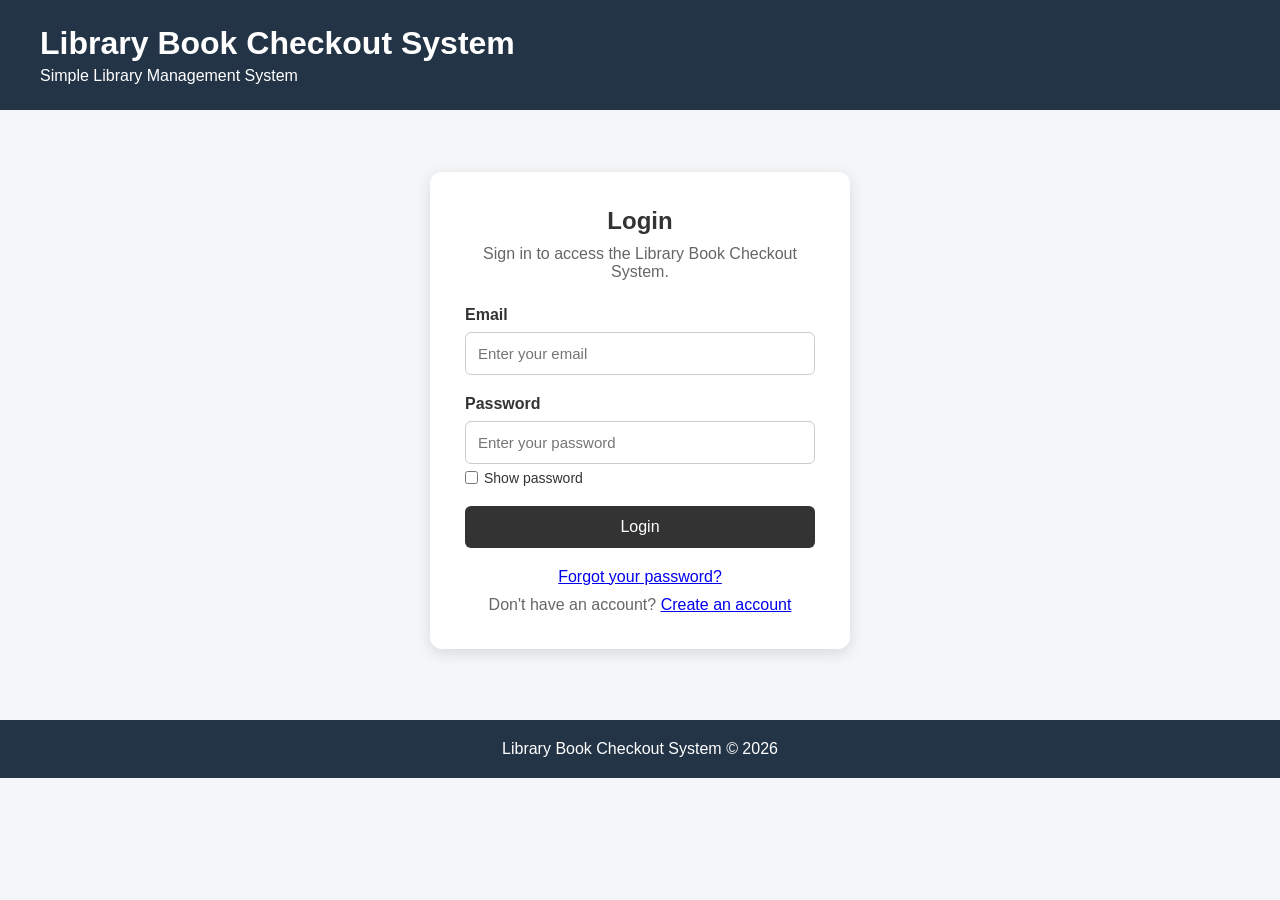
<file: library-book-checkout1/index.html>
<!DOCTYPE html>
<html lang="en">

<head>

    <meta charset="UTF-8">
    <meta http-equiv="Content-Security-Policy" content="default-src 'self'; script-src 'self'; style-src 'self' 'unsafe-inline'; img-src 'self' data:; font-src 'self'; connect-src 'self'; object-src 'none'; base-uri 'self'; form-action 'self'">
    <meta name="referrer" content="no-referrer">
    <meta name="viewport" content="width=device-width, initial-scale=1.0">

    <title>Library Book Checkout System</title>

    <link rel="stylesheet" href="style.css">

</head>

<body>

    <!-- ========================================
         LOGIN CHECK
         ======================================== -->

    <script src="js/security.js" data-guard></script>


    <!-- ========================================
         HEADER
         ======================================== -->

    <header>

        <div class="header-content">

            <h1>
                Library Book Checkout System
            </h1>

            <p>
                Simple Library Management System
            </p>

        </div>

    </header>


    <!-- ========================================
         NAVIGATION
         ======================================== -->

    <nav>

        <a href="index.html" class="active">
            Dashboard
        </a>

        <a href="pages/books.html">
            Books
        </a>

        <a href="pages/checkout.html">
            Checkout
        </a>

        <a href="pages/return.html">
            Return
        </a>

        <a href="pages/users.html">
            Users
        </a>

        <button
            type="button"
            id="logoutButton">
            Logout
        </button>

    </nav>


    <!-- ========================================
         MAIN CONTENT
         ======================================== -->

    <main class="container">


        <!-- ========================================
             WELCOME SECTION
             ======================================== -->

        <section class="welcome">

            <h2>
                Library Dashboard
            </h2>

            <p>
                Welcome to the Library Book Checkout System.
            </p>

        </section>


        <!-- ========================================
             SUMMARY CARDS
             ======================================== -->

        <section class="summary-cards">


            <!-- Total Books -->

            <div class="card">

                <h3>
                    Total Books
                </h3>

                <p id="totalBooks">
                    0
                </p>

            </div>


            <!-- Available Books -->

            <div class="card">

                <h3>
                    Available Books
                </h3>

                <p id="availableBooks">
                    0
                </p>

            </div>


            <!-- Borrowed Books -->

            <div class="card">

                <h3>
                    Borrowed Books
                </h3>

                <p id="borrowedBooks">
                    0
                </p>

            </div>


            <!-- Total Users -->

            <div class="card">

                <h3>
                    Total Users
                </h3>

                <p id="totalUsers">
                    0
                </p>

            </div>


        </section>


        <!-- ========================================
             RECENT CHECKOUTS
             ======================================== -->

        <section class="dashboard-section">

            <h2>
                Recent Checkouts
            </h2>


            <table>

                <thead>

                    <tr>

                        <th>
                            Book
                        </th>

                        <th>
                            User
                        </th>

                        <th>
                            Checkout Date
                        </th>

                        <th>
                            Due Date
                        </th>

                    </tr>

                </thead>


                <tbody id="recentCheckouts">

                </tbody>

            </table>

        </section>


    </main>


    <!-- ========================================
         FOOTER
         ======================================== -->

    <footer>

        <p>
            Library Book Checkout System &copy; 2026
        </p>

    </footer>


    <!-- ========================================
         MAIN JAVASCRIPT
         ======================================== -->

    <script src="script.js"></script>

</body>

</html>
</file>
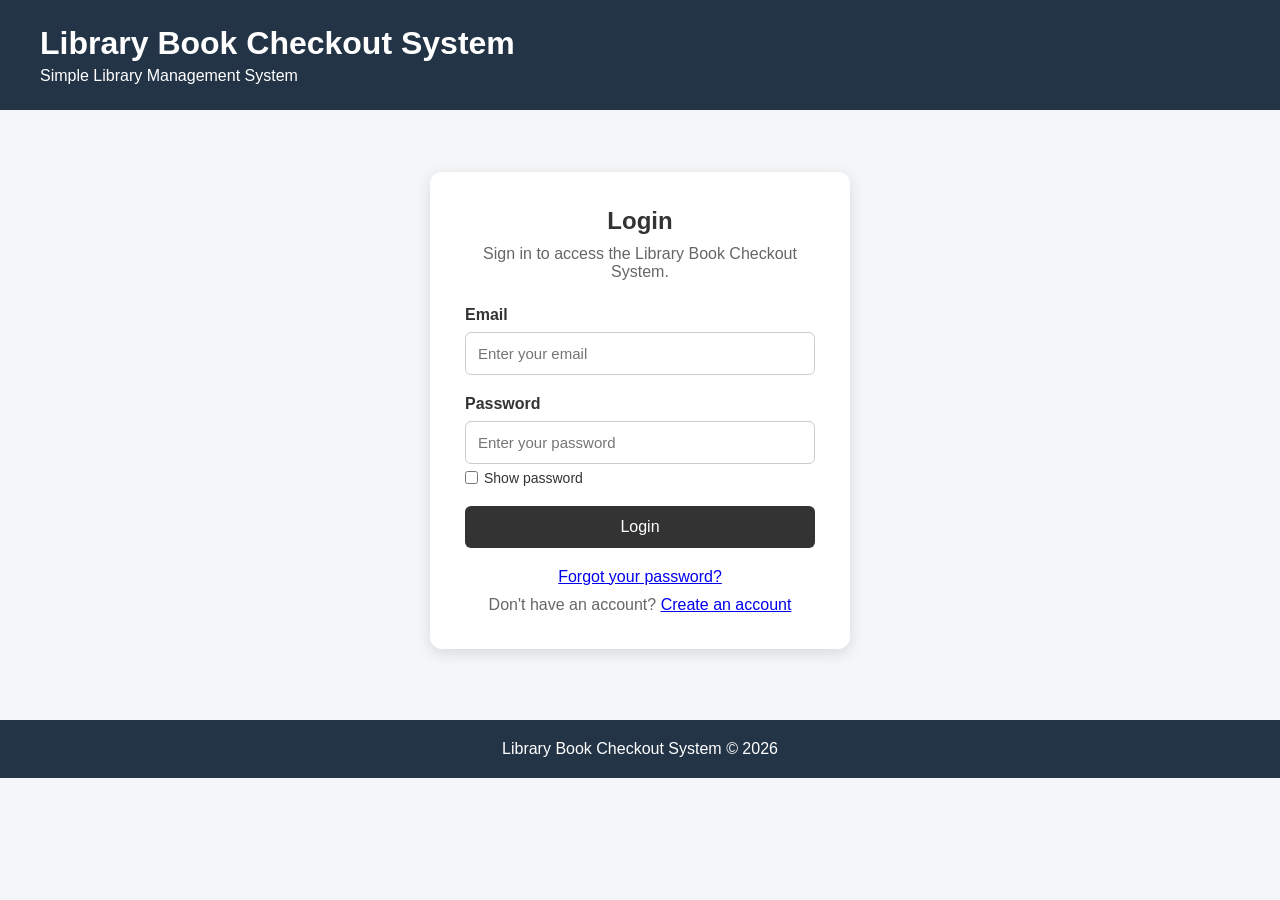
<file: library-book-checkout1/pages/audit-log.html>
<!DOCTYPE html>
<html lang="en">

<head>

    <meta charset="UTF-8">
    <meta http-equiv="Content-Security-Policy" content="default-src 'self'; script-src 'self'; style-src 'self' 'unsafe-inline'; img-src 'self' data:; font-src 'self'; connect-src 'self'; object-src 'none'; base-uri 'self'; form-action 'self'">
    <meta name="referrer" content="no-referrer">
    <meta name="viewport" content="width=device-width, initial-scale=1.0">

    <title>Audit Log - Library System</title>

    <link rel="stylesheet" href="../style.css">

</head>

<body>

    <!-- ========================================
         LOGIN CHECK
         ======================================== -->

    <script src="../js/security.js" data-guard data-roles="Admin"></script>


    <!-- ========================================
         HEADER
         ======================================== -->

    <header>

        <div class="header-content">

            <h1>
                Library Book Checkout System
            </h1>

            <p>
                User Management
            </p>

        </div>

    </header>


    <!-- ========================================
         NAVIGATION
         ======================================== -->

    <nav>

        <a href="../index.html">
            Dashboard
        </a>

        <a href="books.html">
            Books
        </a>

        <a href="checkout.html">
            Checkout
        </a>

        <a href="return.html">
            Return
        </a>

        <a href="users.html">
            Users
        </a>

        <button
            type="button"
            id="logoutButton">
            Logout
        </button>

    </nav>


    <!-- ========================================
         MAIN CONTENT
         ======================================== -->

    <main class="container">

        <section class="welcome">

            <h2>
                Audit Log
            </h2>

            <p>
                Security and transaction history. <span id="auditCount"></span>
            </p>

        </section>


        <!-- ========================================
             USER TABLE
             ======================================== -->

        <section class="dashboard-section">

            <table>

                <thead>
                    <tr>
                        <th>Time</th>
                        <th>User</th>
                        <th>Action</th>
                        <th>Details</th>
                    </tr>
                </thead>


                <tbody id="auditTable">

                </tbody>

            </table>

        </section>

    </main>


    <!-- ========================================
         FOOTER
         ======================================== -->

    <footer>

        <p>
            Library Book Checkout System &copy; 2026
        </p>

    </footer>


    <!-- ========================================
         USERS JAVASCRIPT
         ======================================== -->

    <script src="../js/audit-log.js"></script>

</body>

</html>
</file>
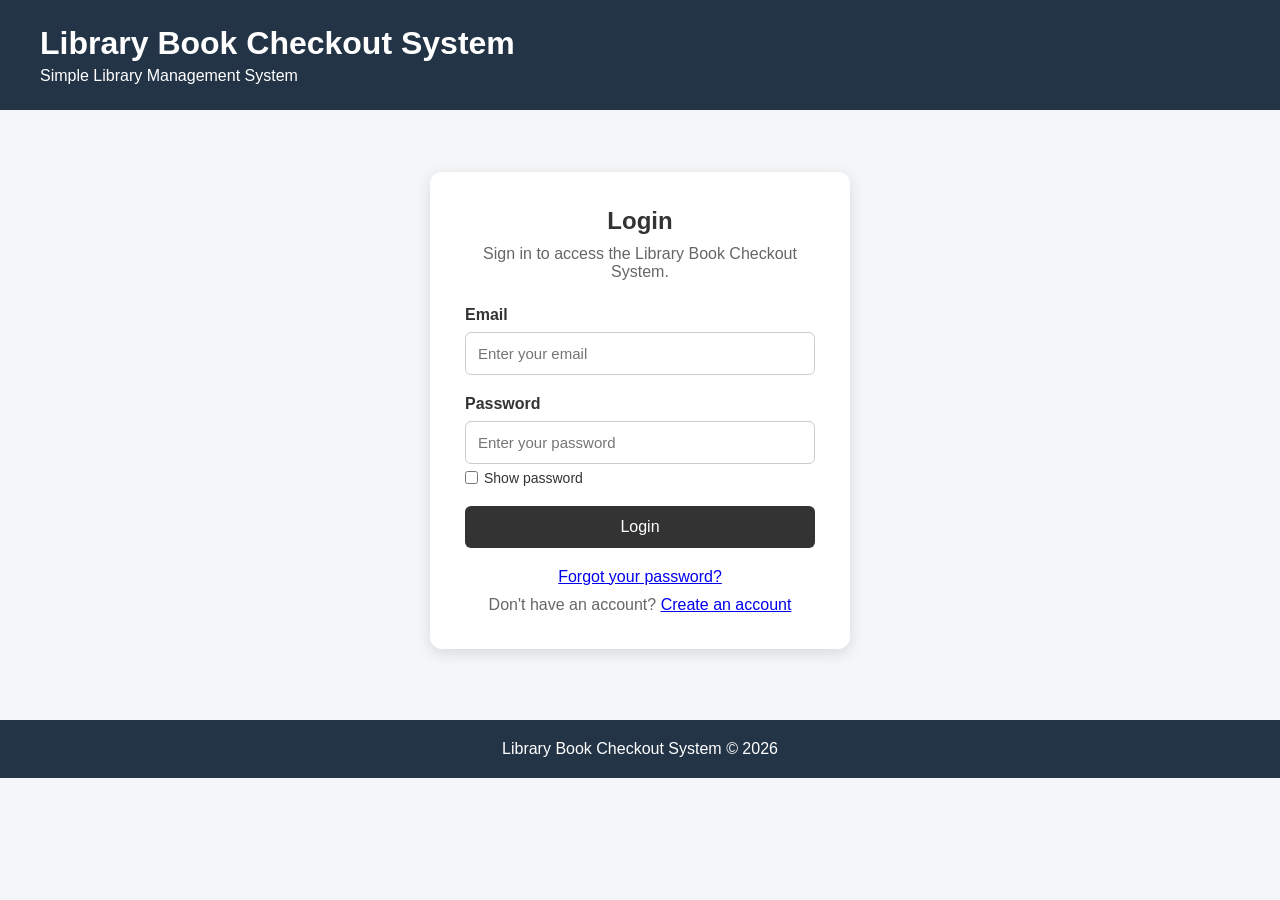
<file: library-book-checkout1/pages/books.html>
<!DOCTYPE html>
<html lang="en">

<head>

    <meta charset="UTF-8">
    <meta http-equiv="Content-Security-Policy" content="default-src 'self'; script-src 'self'; style-src 'self' 'unsafe-inline'; img-src 'self' data:; font-src 'self'; connect-src 'self'; object-src 'none'; base-uri 'self'; form-action 'self'">
    <meta name="referrer" content="no-referrer">
    <meta name="viewport" content="width=device-width, initial-scale=1.0">

    <title>Books - Library System</title>

    <link rel="stylesheet" href="../style.css">

</head>

<body>

    <!-- ========================================
         LOGIN CHECK
         ======================================== -->

    <script src="../js/security.js" data-guard></script>


    <!-- ========================================
         HEADER
         ======================================== -->

    <header>

        <div class="header-content">

            <h1>
                Library Book Checkout System
            </h1>

            <p>
                Book Management
            </p>

        </div>

    </header>


    <!-- ========================================
         NAVIGATION
         ======================================== -->

    <nav>

        <a href="../index.html">
            Dashboard
        </a>

        <a href="books.html" class="active">
            Books
        </a>

        <a href="checkout.html">
            Checkout
        </a>

        <a href="return.html">
            Return
        </a>

        <a href="users.html">
            Users
        </a>

        <button
            type="button"
            id="logoutButton">
            Logout
        </button>

    </nav>


    <!-- ========================================
         MAIN CONTENT
         ======================================== -->

    <main class="container">


        <!-- ========================================
             WELCOME SECTION
             ======================================== -->

        <section class="welcome">

            <h2>
                Books
            </h2>

            <p>
                View and search available library books.
            </p>

        </section>


        <!-- ========================================
             SEARCH BOOK
             ======================================== -->

        <section class="search-box">

            <input
                type="text"
                id="searchBook"
                placeholder="Search by title or author..."
            >

        </section>


        <!-- ========================================
             BOOK TABLE
             ======================================== -->

        <section class="dashboard-section">

            <table>

                <thead>

                    <tr>

                        <th>
                            ID
                        </th>

                        <th>
                            Title
                        </th>

                        <th>
                            Author
                        </th>

                        <th>
                            ISBN
                        </th>

                        <th>
                            Status
                        </th>

                    </tr>

                </thead>


                <tbody id="bookTable">

                </tbody>

            </table>

        </section>


    </main>


    <!-- ========================================
         FOOTER
         ======================================== -->

    <footer>

        <p>
            Library Book Checkout System &copy; 2026
        </p>

    </footer>


    <!-- ========================================
         BOOK JAVASCRIPT
         ======================================== -->

    <script src="../js/books.js"></script>

</body>

</html>
</file>
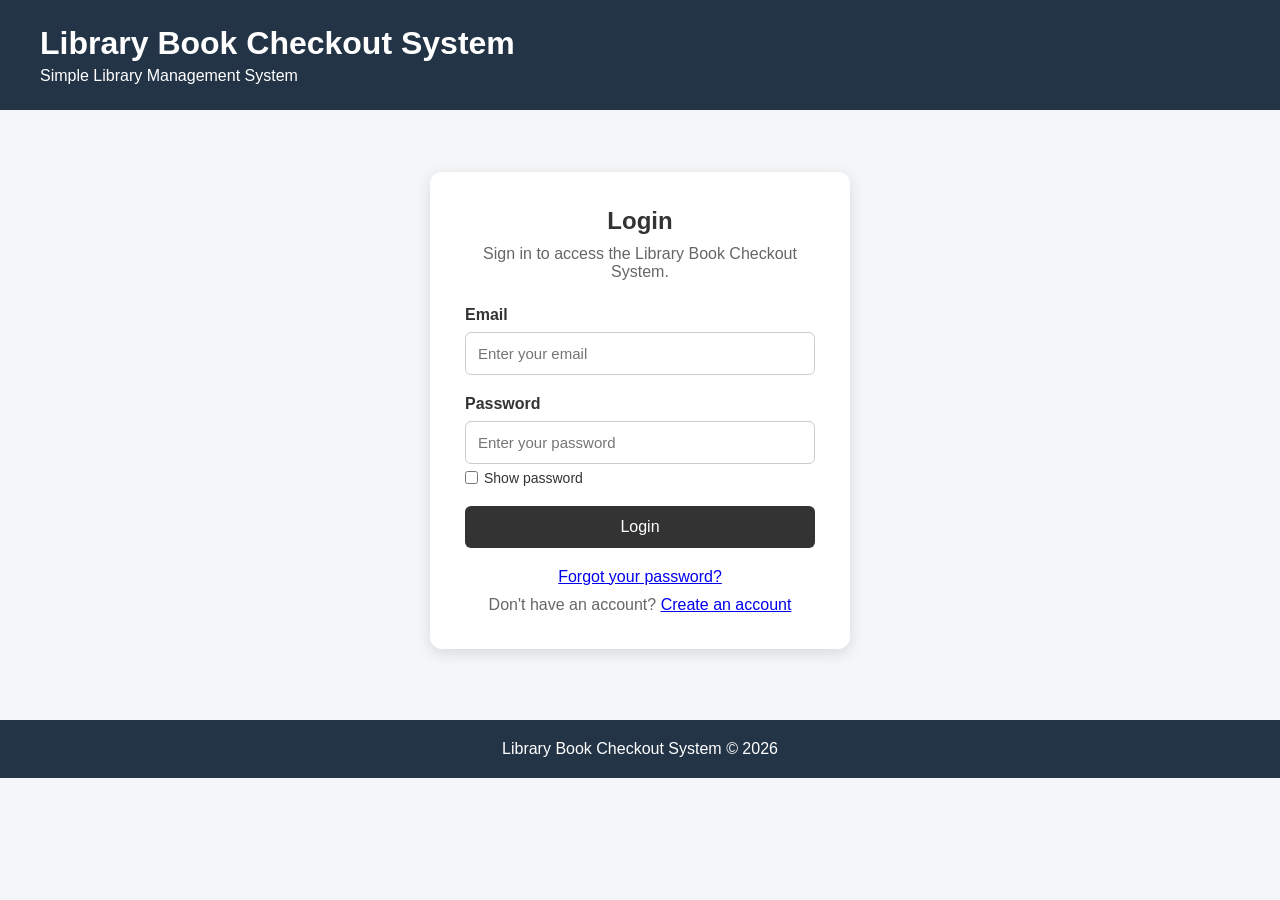
<file: library-book-checkout1/pages/checkout.html>
<!DOCTYPE html>
<html lang="en">

<head>

    <meta charset="UTF-8">
    <meta http-equiv="Content-Security-Policy" content="default-src 'self'; script-src 'self'; style-src 'self' 'unsafe-inline'; img-src 'self' data:; font-src 'self'; connect-src 'self'; object-src 'none'; base-uri 'self'; form-action 'self'">
    <meta name="referrer" content="no-referrer">
    <meta name="viewport" content="width=device-width, initial-scale=1.0">

    <title>Checkout - Library System</title>

    <link rel="stylesheet" href="../style.css">

</head>

<body>

    <!-- ========================================
         LOGIN CHECK
         ======================================== -->

    <script src="../js/security.js" data-guard></script>


    <!-- ========================================
         HEADER
         ======================================== -->

    <header>

        <div class="header-content">

            <h1>
                Library Book Checkout System
            </h1>

            <p>
                Book Checkout
            </p>

        </div>

    </header>


    <!-- ========================================
         NAVIGATION
         ======================================== -->

    <nav>

        <a href="../index.html">
            Dashboard
        </a>

        <a href="books.html">
            Books
        </a>

        <a href="checkout.html" class="active">
            Checkout
        </a>

        <a href="return.html">
            Return
        </a>

        <a href="users.html">
            Users
        </a>

        <button
            type="button"
            id="logoutButton">
            Logout
        </button>

    </nav>


    <!-- ========================================
         MAIN CONTENT
         ======================================== -->

    <main class="container">


        <!-- ========================================
             WELCOME SECTION
             ======================================== -->

        <section class="welcome">

            <h2>
                Checkout Book
            </h2>

            <p>
                Borrow an available book.
            </p>

        </section>


        <!-- ========================================
             CHECKOUT FORM
             ======================================== -->

        <section class="form-container">

            <form id="checkoutForm">


                <!-- Select User -->

                <div class="form-group">

                    <label for="userSelect">
                        Select User
                    </label>

                    <select
                        id="userSelect"
                        required>

                        <option value="">
                            -- Select User --
                        </option>

                    </select>

                </div>


                <!-- Select Book -->

                <div class="form-group">

                    <label for="bookSelect">
                        Select Book
                    </label>

                    <select
                        id="bookSelect"
                        required>

                        <option value="">
                            -- Select Book --
                        </option>

                    </select>

                </div>


                <!-- Checkout Date -->

                <div class="form-group">

                    <label for="checkoutDate">
                        Checkout Date
                    </label>

                    <input
                        type="date"
                        id="checkoutDate"
                        required>

                </div>


                <!-- Due Date -->

                <div class="form-group">

                    <label for="dueDate">
                        Due Date
                    </label>

                    <input
                        type="date"
                        id="dueDate"
                        required>

                </div>


                <!-- Checkout Button -->

                <button
                    type="submit"
                    class="checkout-button">

                    Checkout Book

                </button>

            </form>

        </section>


        <!-- ========================================
             CURRENT CHECKOUTS
             ======================================== -->

        <section class="dashboard-section">

            <h2>
                Current Checkouts
            </h2>

            <table>

                <thead>

                    <tr>

                        <th>
                            Book
                        </th>

                        <th>
                            User
                        </th>

                        <th>
                            Checkout Date
                        </th>

                        <th>
                            Due Date
                        </th>

                    </tr>

                </thead>


                <tbody id="checkoutTable">

                </tbody>

            </table>

        </section>


    </main>


    <!-- ========================================
         FOOTER
         ======================================== -->

    <footer>

        <p>
            Library Book Checkout System &copy; 2026
        </p>

    </footer>


    <!-- ========================================
         CHECKOUT JAVASCRIPT
         ======================================== -->

    <script src="../js/checkout.js"></script>

</body>

</html>
</file>
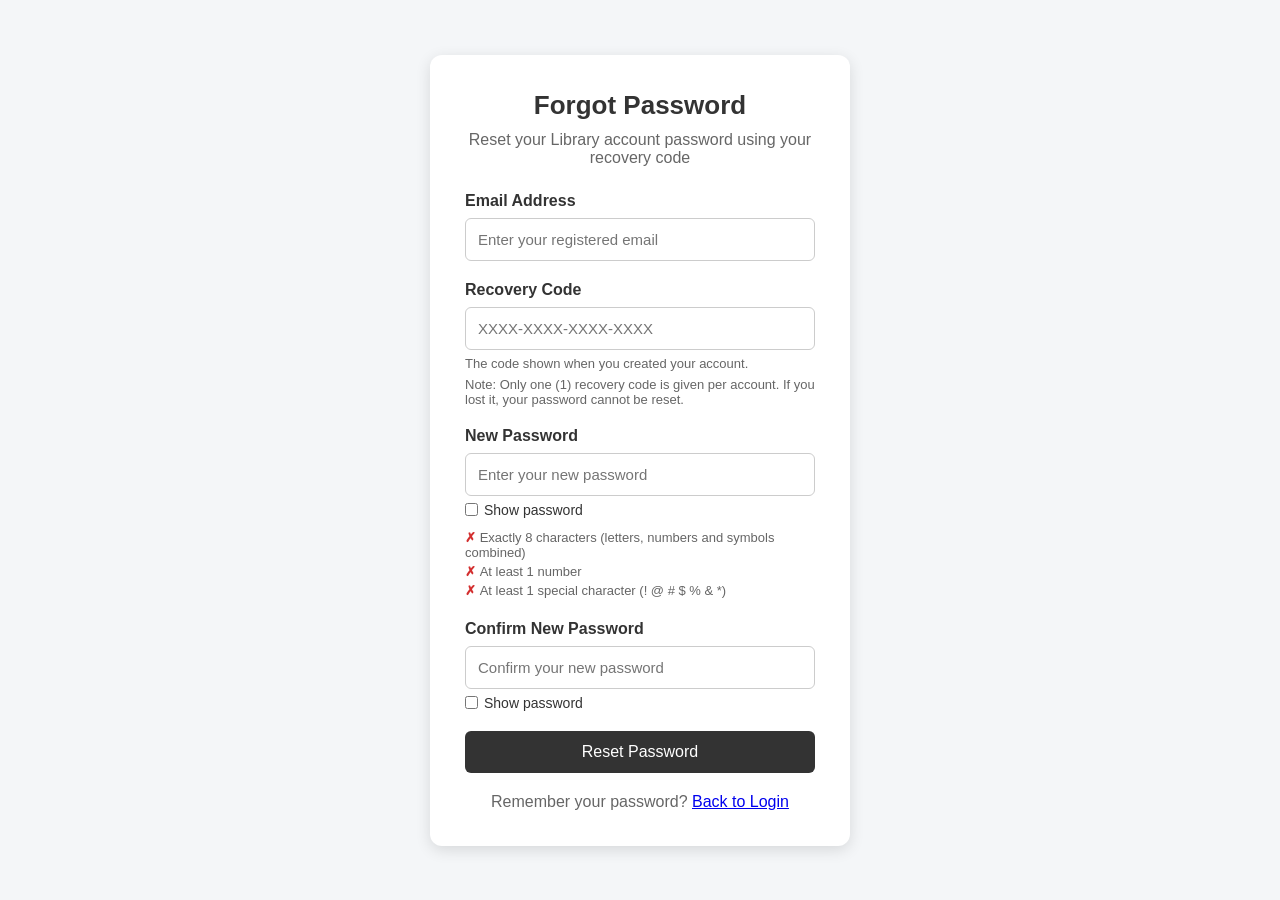
<file: library-book-checkout1/pages/forgot-password.html>
<!DOCTYPE html>
<html lang="en">

<head>
    <meta charset="UTF-8">
    <meta http-equiv="Content-Security-Policy" content="default-src 'self'; script-src 'self'; style-src 'self' 'unsafe-inline'; img-src 'self' data:; font-src 'self'; connect-src 'self'; object-src 'none'; base-uri 'self'; form-action 'self'">
    <meta name="referrer" content="no-referrer">
    <meta name="viewport" content="width=device-width, initial-scale=1.0">

    <title>Forgot Password - Library Book Checkout System</title>

    <link rel="stylesheet" href="../style.css">
    <link rel="stylesheet" href="../assets/css/additional.css">
</head>

<body>

    <div class="login-container">

        <div class="login-box">

            <h1>Forgot Password</h1>

            <p class="login-subtitle">
                Reset your Library account password using your recovery code
            </p>


            <form id="forgotPasswordForm" novalidate>

                                <div class="form-group">
                    <label for="resetEmail">Email Address</label>
                    <input
                        type="email"
                        id="resetEmail"
                        placeholder="Enter your registered email"
                        maxlength="254"
                        autocomplete="username"
                        required
                    >
                </div>

                <div class="form-group">
                    <label for="recoveryCodeInput">Recovery Code</label>
                    <input
                        type="text"
                        id="recoveryCodeInput"
                        placeholder="XXXX-XXXX-XXXX-XXXX"
                        maxlength="24"
                        autocomplete="off"
                        spellcheck="false"
                        required
                    >
                    <small class="field-hint">The code shown when you created your account.</small>
                    <small class="field-hint">
                        Note: Only one (1) recovery code is given per account. If you
                        lost it, your password cannot be reset.
                    </small>
                </div>

                <div class="form-group">
                    <label for="newPassword">New Password</label>
                    <input
                        type="password"
                        id="newPassword"
                        placeholder="Enter your new password"
                        maxlength="8"
                        autocomplete="new-password"
                        required
                    >
                    <ul id="passwordRules" class="password-rules">
                        <li data-rule="length">Exactly 8 characters (letters, numbers and symbols combined)</li>
                        <li data-rule="number">At least 1 number</li>
                        <li data-rule="special">At least 1 special character (! @ # $ % &amp; *)</li>
                    </ul>
                </div>

                <div class="form-group">
                    <label for="confirmPassword">Confirm New Password</label>
                    <input
                        type="password"
                        id="confirmPassword"
                        placeholder="Confirm your new password"
                        maxlength="8"
                        autocomplete="new-password"
                        required
                    >
                </div>

                <p id="forgotMessage" class="login-message" role="alert"></p>

                <button type="submit" class="login-button">
                    Reset Password
                </button>

            </form>


            <!-- SHOWN ONCE, AFTER A SUCCESSFUL RESET -->

            <div id="recoveryBox" class="recovery-box" hidden>

                <h3>Password updated!</h3>

                <p class="login-subtitle">
                    Your old recovery code can no longer be used.
                    Save your <strong>new recovery code</strong>. It is shown only once.
                </p>

                <p class="login-subtitle">
                    <strong>Note:</strong> Only one (1) recovery code is active at a time.
                    Use this new code the next time you forget your password.
                </p>

                <div id="recoveryCode" class="recovery-code"></div>

                <button type="button" id="copyRecoveryButton" class="login-button secondary">
                    Copy code
                </button>

                <label class="recovery-confirm">
                    <input type="checkbox" id="recoverySaved">
                    I have saved my new recovery code
                </label>

                <button type="button" id="continueToLogin" class="login-button" disabled>
                    Continue to Login
                </button>

            </div>


            <div class="login-links">
                <p>
                    Remember your password?
                    <a href="login.html">Back to Login</a>
                </p>
            </div>

        </div>

    </div>


    <script src="../js/security.js"></script>
    <script src="../js/forgot-password.js"></script>

</body>

</html>
</file>
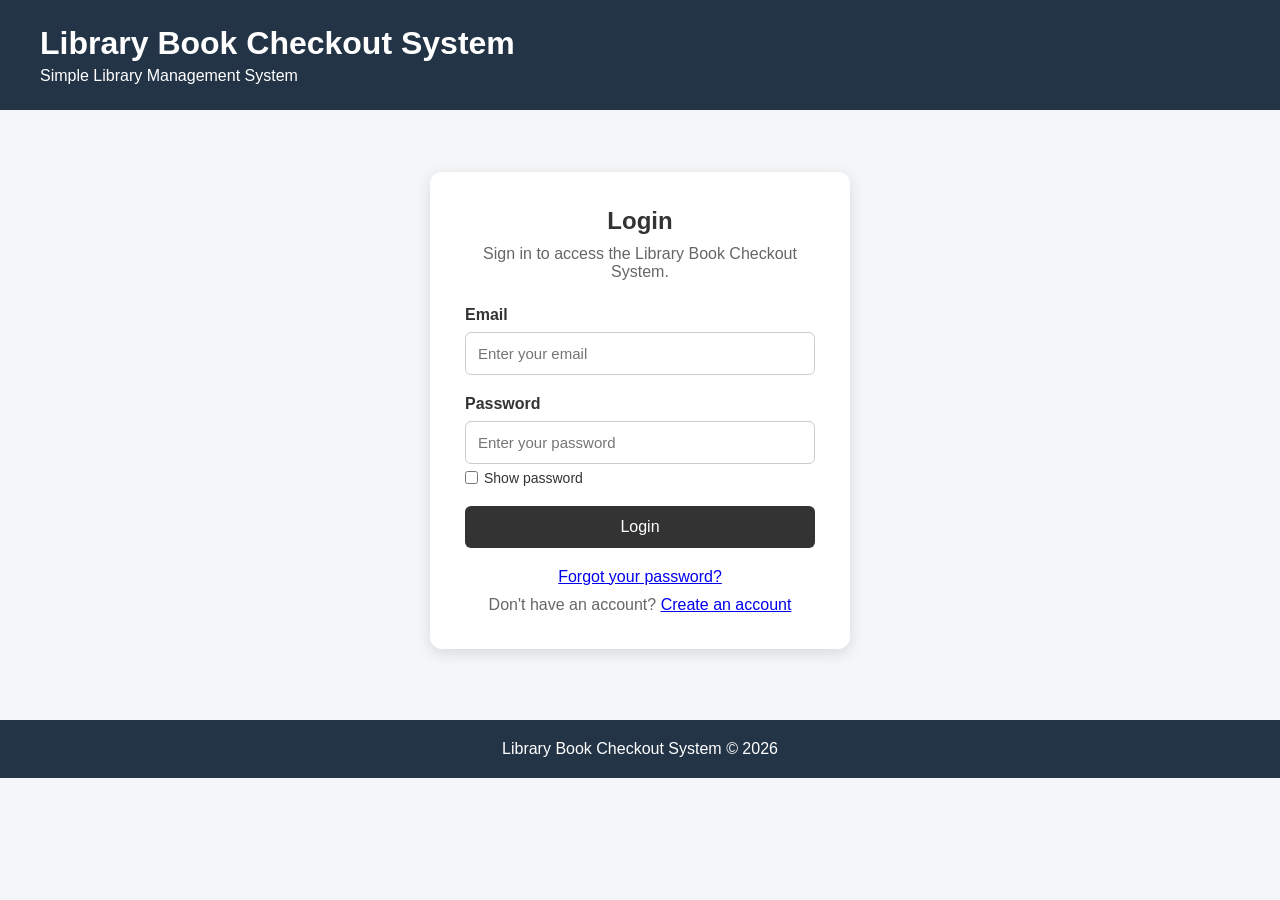
<file: library-book-checkout1/pages/login.html>
<!DOCTYPE html>
<html lang="en">

<head>
    <meta charset="UTF-8">
    <meta http-equiv="Content-Security-Policy" content="default-src 'self'; script-src 'self'; style-src 'self' 'unsafe-inline'; img-src 'self' data:; font-src 'self'; connect-src 'self'; object-src 'none'; base-uri 'self'; form-action 'self'">
    <meta name="referrer" content="no-referrer">
    <meta name="viewport" content="width=device-width, initial-scale=1.0">

    <title>Login - Library Book Checkout System</title>

    <link rel="stylesheet" href="../style.css">
</head>

<body>

    <header>
        <div class="header-content">
            <h1>Library Book Checkout System</h1>
            <p>Simple Library Management System</p>
        </div>
    </header>


    <main class="container">

        <section class="login-section">

            <div class="login-card">

                <h2>Login</h2>

                <p class="login-description">
                    Sign in to access the Library Book Checkout System.
                </p>


                <form id="loginForm">

                    <div class="form-group">
                        <label for="email">Email</label>
                        <input
                            type="email"
                            id="email"
                            name="email"
                            placeholder="Enter your email"
                            maxlength="254"
                            autocomplete="username"
                            required
                        >
                    </div>

                    <div class="form-group">
                        <label for="password">Password</label>
                        <input
                            type="password"
                            id="password"
                            name="password"
                            placeholder="Enter your password"
                            maxlength="128"
                            autocomplete="current-password"
                            required
                        >
                    </div>

                    <div id="loginMessage" class="login-message" role="alert"></div>

                    <button type="submit" class="login-button">
                        Login
                    </button>

                    <p class="login-description" style="margin-top: 20px; margin-bottom: 0;">
                        <a href="forgot-password.html">Forgot your password?</a>
                    </p>

                    <p class="login-description" style="margin-top: 10px; margin-bottom: 0;">
                        Don't have an account?
                        <a href="register.html">Create an account</a>
                    </p>

                </form>

            </div>

        </section>

    </main>


    <footer>
        <p>Library Book Checkout System &copy; 2026</p>
    </footer>


    <script src="../js/security.js"></script>
    <script src="../js/login.js"></script>

</body>

</html>
</file>
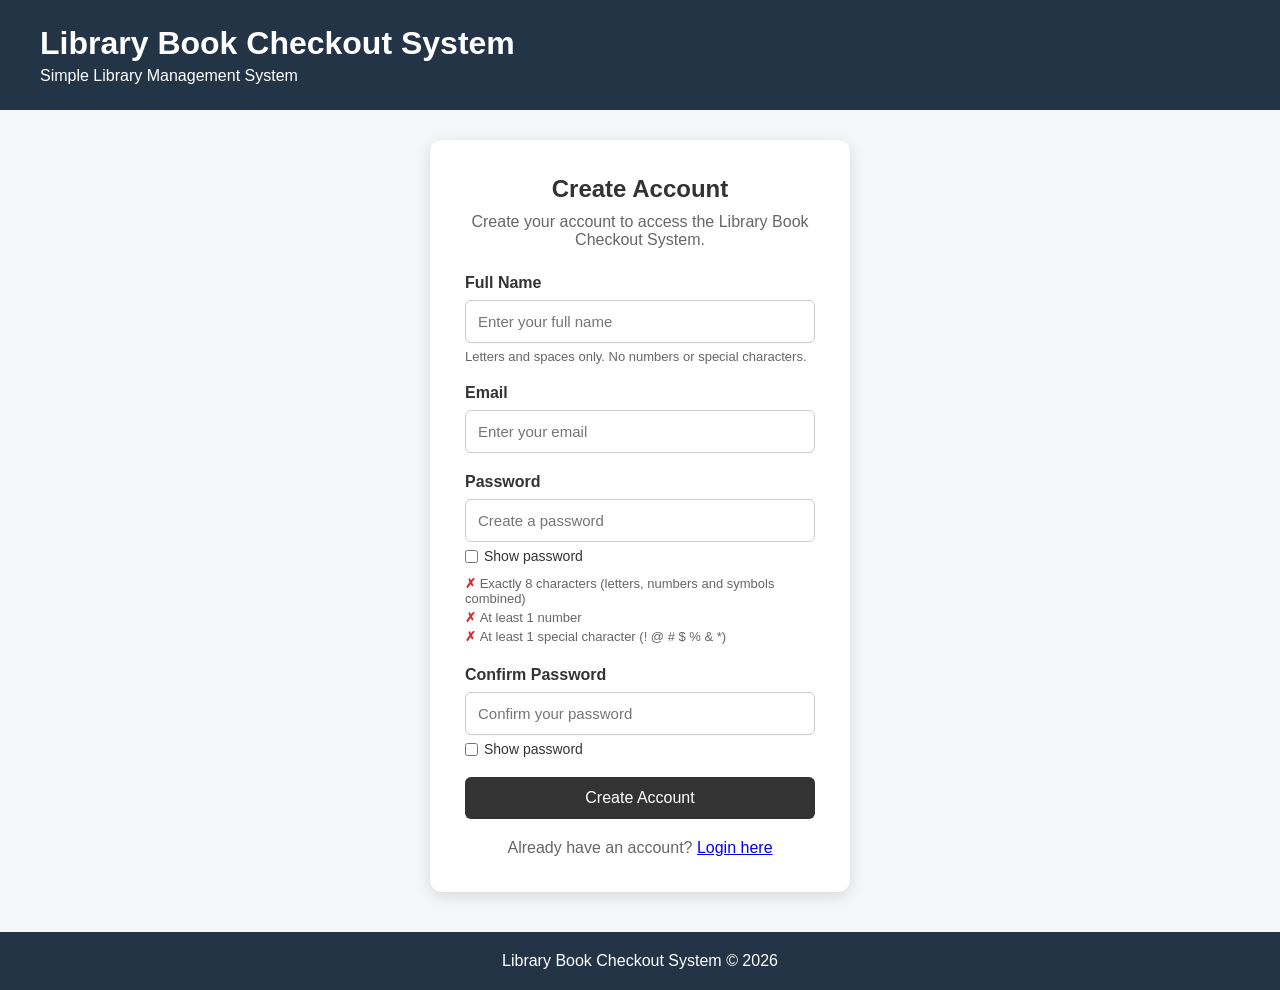
<file: library-book-checkout1/pages/register.html>
<!DOCTYPE html>
<html lang="en">

<head>
    <meta charset="UTF-8">
    <meta http-equiv="Content-Security-Policy" content="default-src 'self'; script-src 'self'; style-src 'self' 'unsafe-inline'; img-src 'self' data:; font-src 'self'; connect-src 'self'; object-src 'none'; base-uri 'self'; form-action 'self'">
    <meta name="referrer" content="no-referrer">
    <meta name="viewport" content="width=device-width, initial-scale=1.0">

    <title>Create Account - Library Book Checkout System</title>

    <link rel="stylesheet" href="../style.css">
</head>

<body>

    <header>
        <div class="header-content">
            <h1>Library Book Checkout System</h1>
            <p>Simple Library Management System</p>
        </div>
    </header>


    <main class="container">

        <section class="login-section">

            <div class="login-card">

                <h2>Create Account</h2>

                <p class="login-description">
                    Create your account to access the Library Book Checkout System.
                </p>


                <form id="registerForm" novalidate>

                        <div class="form-group">
                        <label for="name">Full Name</label>
                        <input
                            type="text"
                            id="name"
                            name="name"
                            placeholder="Enter your full name"
                            maxlength="60"
                            autocomplete="name"
                            autocapitalize="words"
                            spellcheck="false"
                            required
                        >
                        <small class="field-hint">Letters and spaces only. No numbers or special characters.</small>
                        <span id="nameError" class="field-error" role="alert"></span>
                    </div>

                    <div class="form-group">
                        <label for="email">Email</label>
                        <input
                            type="email"
                            id="email"
                            name="email"
                            placeholder="Enter your email"
                            maxlength="254"
                            autocomplete="email"
                            required
                        >
                    </div>

                    <div class="form-group">
                        <label for="password">Password</label>
                        <input
                            type="password"
                            id="password"
                            name="password"
                            placeholder="Create a password"
                            maxlength="8"
                            autocomplete="new-password"
                            required
                        >
                        <ul id="passwordRules" class="password-rules">
                            <li data-rule="length">Exactly 8 characters (letters, numbers and symbols combined)</li>
                            <li data-rule="number">At least 1 number</li>
                            <li data-rule="special">At least 1 special character (! @ # $ % &amp; *)</li>
                        </ul>
                    </div>

                    <div class="form-group">
                        <label for="confirmPassword">Confirm Password</label>
                        <input
                            type="password"
                            id="confirmPassword"
                            name="confirmPassword"
                            placeholder="Confirm your password"
                            maxlength="8"
                            autocomplete="new-password"
                            required
                        >
                    </div>

                    <div id="registerMessage" class="login-message" role="alert"></div>

                    <button type="submit" class="login-button">
                        Create Account
                    </button>

                </form>


                <!-- SHOWN ONCE, AFTER THE ACCOUNT IS CREATED -->

                <div id="recoveryBox" class="recovery-box" hidden>

                    <h3>Account created!</h3>

                                        <p class="login-description">
                        Save your <strong>recovery code</strong>. It is shown only once
                        and is the only way to reset a forgotten password.
                    </p>

                    <p class="login-description">
                        <strong>Note:</strong> Only <strong>one (1) recovery code</strong>
                        is given per account. You will need it if you forget your password
                        and want to use Forgot Password. It cannot be shown again, so
                        copy or write it down before you continue.
                    </p>

                    <div id="recoveryCode" class="recovery-code"></div>

                    <button type="button" id="copyRecoveryButton" class="login-button secondary">
                        Copy code
                    </button>

                    <button type="button" id="downloadRecoveryButton" class="login-button secondary">
                        Download code (.txt)
                    </button>

                    <label class="recovery-confirm">
                        <input type="checkbox" id="recoverySaved">
                        I have saved my recovery code
                    </label>

                    <button type="button" id="continueToLogin" class="login-button" disabled>
                        Continue to Login
                    </button>

                </div>


                <p class="login-description" style="margin-top: 20px; margin-bottom: 0;">
                    Already have an account?
                    <a href="login.html">Login here</a>
                </p>

            </div>

        </section>

    </main>


    <footer>
        <p>Library Book Checkout System &copy; 2026</p>
    </footer>


    <script src="../js/security.js"></script>
    <script src="../js/register.js"></script>

</body>

</html>
</file>
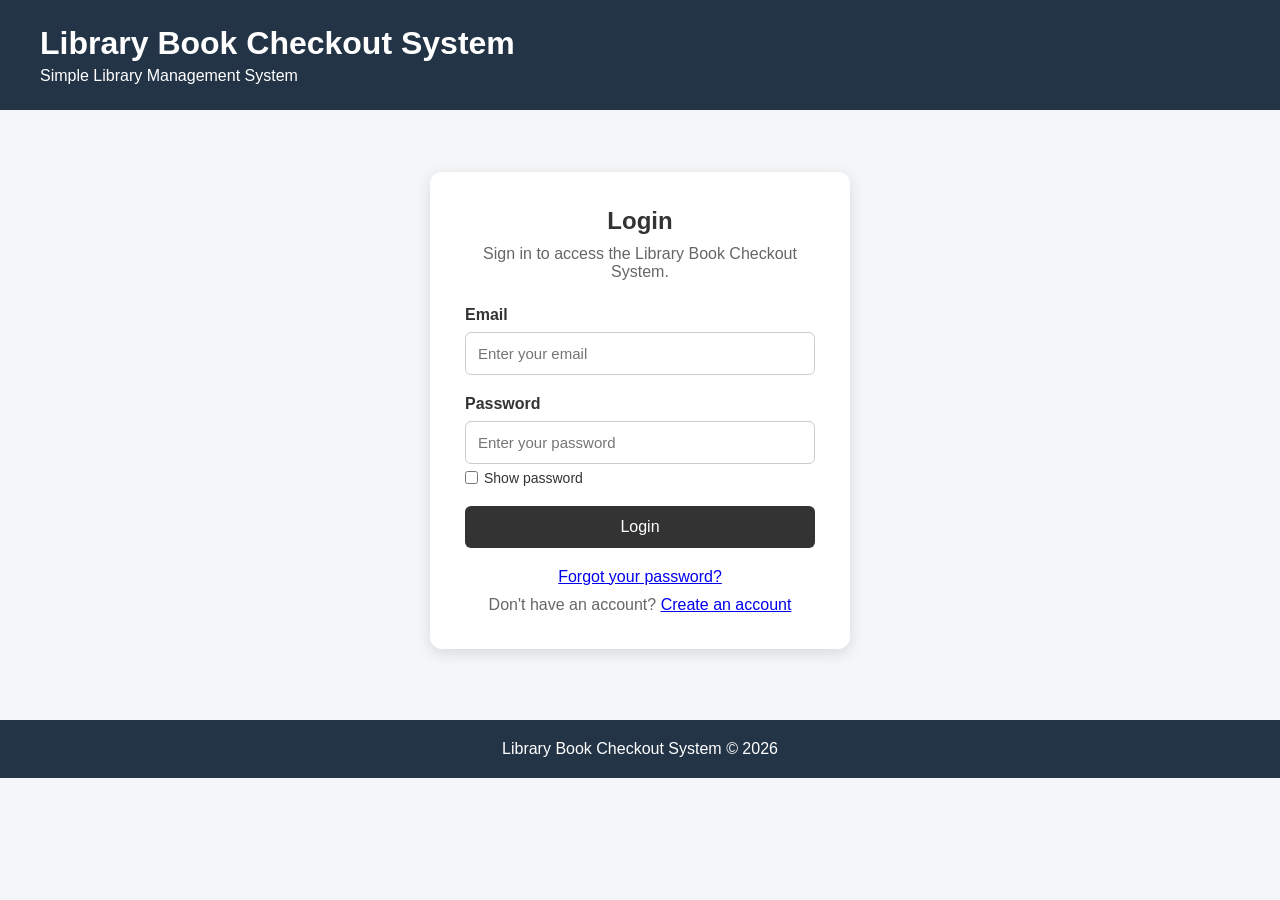
<file: library-book-checkout1/pages/return.html>
<!DOCTYPE html>
<html lang="en">

<head>

    <meta charset="UTF-8">
    <meta http-equiv="Content-Security-Policy" content="default-src 'self'; script-src 'self'; style-src 'self' 'unsafe-inline'; img-src 'self' data:; font-src 'self'; connect-src 'self'; object-src 'none'; base-uri 'self'; form-action 'self'">
    <meta name="referrer" content="no-referrer">
    <meta name="viewport" content="width=device-width, initial-scale=1.0">

    <title>Return - Library System</title>

    <link rel="stylesheet" href="../style.css">

</head>

<body>

    <!-- ========================================
         LOGIN CHECK
         ======================================== -->

    <script src="../js/security.js" data-guard></script>


    <!-- ========================================
         HEADER
         ======================================== -->

    <header>

        <div class="header-content">

            <h1>
                Library Book Checkout System
            </h1>

            <p>
                Book Return
            </p>

        </div>

    </header>


    <!-- ========================================
         NAVIGATION
         ======================================== -->

    <nav>

        <a href="../index.html">
            Dashboard
        </a>

        <a href="books.html">
            Books
        </a>

        <a href="checkout.html">
            Checkout
        </a>

        <a href="return.html" class="active">
            Return
        </a>

        <a href="users.html">
            Users
        </a>

        <button
            type="button"
            id="logoutButton">
            Logout
        </button>

    </nav>


    <!-- ========================================
         MAIN CONTENT
         ======================================== -->

    <main class="container">


        <!-- ========================================
             WELCOME SECTION
             ======================================== -->

        <section class="welcome">

            <h2>
                Return Book
            </h2>

            <p>
                Select a borrowed book to return.
            </p>

        </section>


        <!-- ========================================
             RETURN TABLE
             ======================================== -->

        <section class="dashboard-section">

            <table>

                <thead>

                    <tr>

                        <th>
                            Book
                        </th>

                        <th>
                            User
                        </th>

                        <th>
                            Checkout Date
                        </th>

                        <th>
                            Due Date
                        </th>

                        <th>
                            Action
                        </th>

                    </tr>

                </thead>


                <tbody id="returnTable">

                </tbody>

            </table>

        </section>


    </main>


    <!-- ========================================
         FOOTER
         ======================================== -->

    <footer>

        <p>
            Library Book Checkout System &copy; 2026
        </p>

    </footer>


    <!-- ========================================
         RETURN JAVASCRIPT
         ======================================== -->

    <script src="../js/return.js"></script>

</body>

</html>
</file>
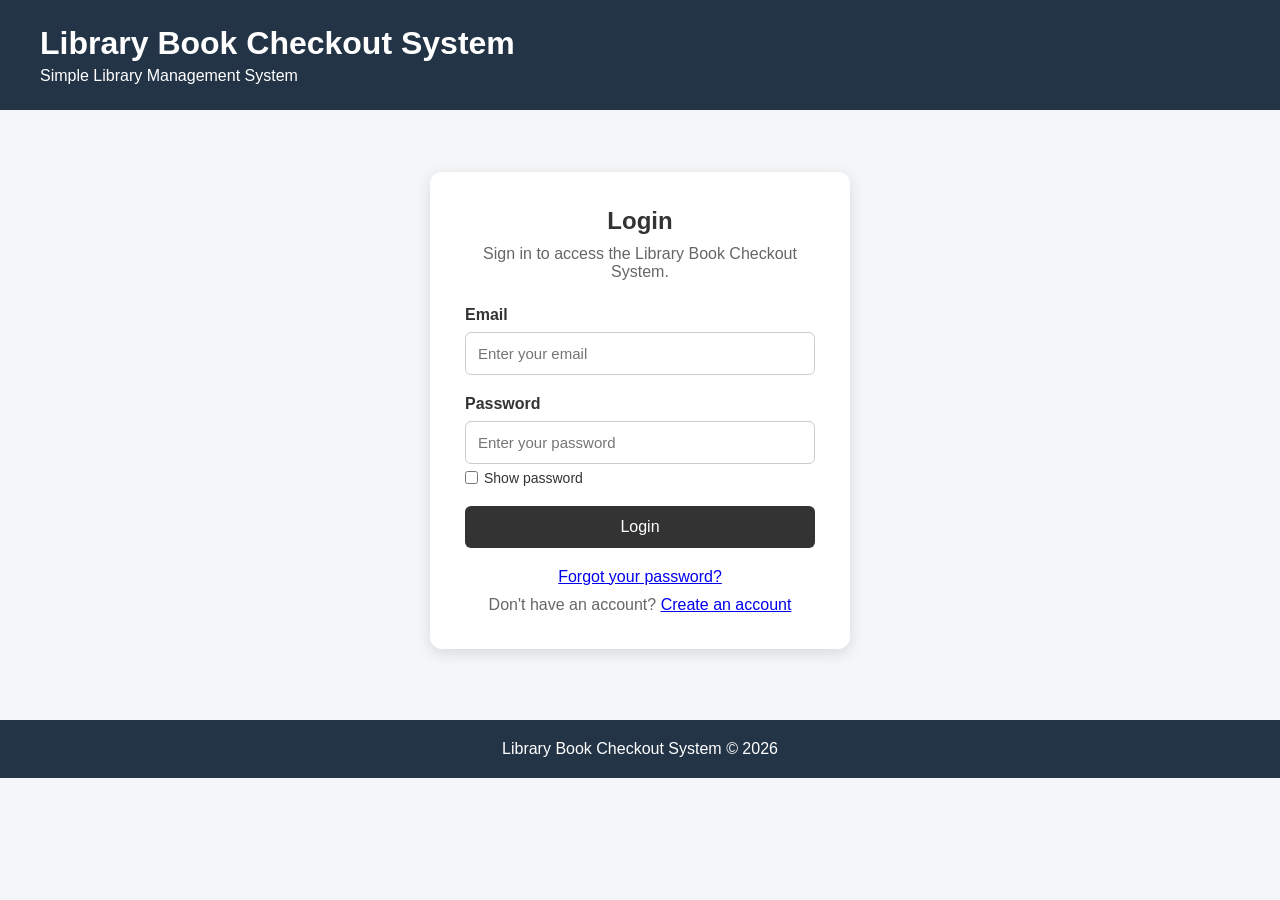
<file: library-book-checkout1/pages/users.html>
<!DOCTYPE html>
<html lang="en">

<head>

    <meta charset="UTF-8">
    <meta http-equiv="Content-Security-Policy" content="default-src 'self'; script-src 'self'; style-src 'self' 'unsafe-inline'; img-src 'self' data:; font-src 'self'; connect-src 'self'; object-src 'none'; base-uri 'self'; form-action 'self'">
    <meta name="referrer" content="no-referrer">
    <meta name="viewport" content="width=device-width, initial-scale=1.0">

    <title>Users - Library System</title>

    <link rel="stylesheet" href="../style.css">

</head>

<body>

    <!-- ========================================
         LOGIN CHECK
         ======================================== -->

    <script src="../js/security.js" data-guard data-roles="Librarian,Admin"></script>


    <!-- ========================================
         HEADER
         ======================================== -->

    <header>

        <div class="header-content">

            <h1>
                Library Book Checkout System
            </h1>

            <p>
                User Management
            </p>

        </div>

    </header>


    <!-- ========================================
         NAVIGATION
         ======================================== -->

    <nav>

        <a href="../index.html">
            Dashboard
        </a>

        <a href="books.html">
            Books
        </a>

        <a href="checkout.html">
            Checkout
        </a>

        <a href="return.html">
            Return
        </a>

        <a href="users.html" class="active">
            Users
        </a>

        <button
            type="button"
            id="logoutButton">
            Logout
        </button>

    </nav>


    <!-- ========================================
         MAIN CONTENT
         ======================================== -->

    <main class="container">

        <section class="welcome">

            <h2>
                Library Users
            </h2>

            <p>
                View registered library users.
            </p>

        </section>


        <!-- ========================================
             USER TABLE
             ======================================== -->

        <section class="dashboard-section">

            <table>

                <thead>

                    <tr>

                        <th>
                            User ID
                        </th>

                        <th>
                            Name
                        </th>

                        <th>
                            Email
                        </th>

                        <th>
                            Role
                        </th>

                    </tr>

                </thead>


                <tbody id="userTable">

                </tbody>

            </table>

        </section>

    </main>


    <!-- ========================================
         FOOTER
         ======================================== -->

    <footer>

        <p>
            Library Book Checkout System &copy; 2026
        </p>

    </footer>


    <!-- ========================================
         USERS JAVASCRIPT
         ======================================== -->

    <script src="../js/users.js"></script>

</body>

</html>
</file>
<file: library-book-checkout1/style.css>
* {
    margin: 0;
    padding: 0;
    box-sizing: border-box;
}

body {
    font-family: Arial, sans-serif;
    background-color: #f4f6f8;
    color: #333;
}

/* Header */

header {
    background-color: #243447;
    color: white;
    padding: 25px;
}

.header-content {
    max-width: 1200px;
    margin: auto;
}

header h1 {
    margin-bottom: 5px;
}

/* Navigation */

nav {
    background-color: #1b2838;
    display: flex;
    justify-content: center;
    gap: 5px;
}

nav a {
    color: white;
    text-decoration: none;
    padding: 15px 25px;
    display: block;
}

nav a:hover,
nav a.active {
    background-color: #3b82c4;
}

/* Main container */

.container {
    width: 90%;
    max-width: 1200px;
    margin: 30px auto;
}

/* Welcome */

.welcome {
    background-color: white;
    padding: 25px;
    border-radius: 8px;
    margin-bottom: 25px;
}

.welcome h2 {
    margin-bottom: 8px;
}

/* Summary cards */

.summary-cards {
    display: grid;
    grid-template-columns: repeat(4, 1fr);
    gap: 20px;
    margin-bottom: 30px;
}

.card {
    background-color: white;
    padding: 25px;
    border-radius: 8px;
    text-align: center;
    box-shadow: 0 2px 5px rgba(0, 0, 0, 0.1);
}

.card h3 {
    margin-bottom: 15px;
    font-size: 18px;
}

.card p {
    font-size: 32px;
    font-weight: bold;
    color: #243447;
}

/* Sections */

.dashboard-section {
    background-color: white;
    padding: 25px;
    border-radius: 8px;
}

.dashboard-section h2 {
    margin-bottom: 20px;
}

/* Tables */

table {
    width: 100%;
    border-collapse: collapse;
}

table th,
table td {
    padding: 12px;
    border-bottom: 1px solid #ddd;
    text-align: left;
}

table th {
    background-color: #243447;
    color: white;
}

table tr:hover {
    background-color: #f5f5f5;
}

/* Forms */

.form-container {
    background-color: white;
    padding: 25px;
    border-radius: 8px;
    margin-bottom: 30px;
}

.form-group {
    margin-bottom: 15px;
}

.form-group label {
    display: block;
    margin-bottom: 6px;
    font-weight: bold;
}

.form-group input,
.form-group select {
    width: 100%;
    padding: 10px;
    border: 1px solid #ccc;
    border-radius: 5px;
}

button {
    padding: 10px 18px;
    border: none;
    border-radius: 5px;
    cursor: pointer;
    background-color: #3b82c4;
    color: white;
    font-size: 14px;
}

button:hover {
    opacity: 0.9;
}

.return-button {
    background-color: #2e8b57;
}

.checkout-button {
    background-color: #3b82c4;
}

/* Search */

.search-box {
    margin-bottom: 20px;
}

.search-box input {
    width: 100%;
    padding: 12px;
    border: 1px solid #ccc;
    border-radius: 5px;
}

/* Status */

.available {
    color: green;
    font-weight: bold;
}

.borrowed {
    color: red;
    font-weight: bold;
}

/* Footer */

footer {
    margin-top: 40px;
    padding: 20px;
    background-color: #243447;
    color: white;
    text-align: center;
}

/* Responsive */

@media (max-width: 800px) {

    .summary-cards {
        grid-template-columns: repeat(2, 1fr);
    }

    nav {
        flex-wrap: wrap;
    }

}

@media (max-width: 500px) {

    .summary-cards {
        grid-template-columns: 1fr;
    }

    table {
        font-size: 13px;
    }

}

/* ========================================
   LOGIN PAGE
   ======================================== */

.login-section {
    display: flex;
    justify-content: center;
    align-items: center;
    min-height: 60vh;
}

.login-card {
    width: 100%;
    max-width: 420px;
    background: #ffffff;
    padding: 35px;
    border-radius: 12px;
    box-shadow: 0 4px 15px rgba(0, 0, 0, 0.12);
}

.login-card h2 {
    text-align: center;
    margin-bottom: 10px;
}

.login-description {
    text-align: center;
    margin-bottom: 25px;
    color: #666;
}

.form-group {
    margin-bottom: 20px;
}

.form-group label {
    display: block;
    margin-bottom: 8px;
    font-weight: bold;
}

.form-group input {
    width: 100%;
    padding: 12px;
    border: 1px solid #ccc;
    border-radius: 6px;
    font-size: 15px;
    box-sizing: border-box;
}

.form-group input:focus {
    outline: none;
    border-color: #333;
}

.login-button {
    width: 100%;
    padding: 12px;
    border: none;
    border-radius: 6px;
    background: #333;
    color: white;
    font-size: 16px;
    cursor: pointer;
}

.login-button:hover {
    opacity: 0.9;
}

.login-message {
    margin-bottom: 15px;
    text-align: center;
    font-weight: bold;
}

.login-message.error {
    color: #d32f2f;
}

.login-message.success {
    color: #2e7d32;
}


/* ========================================
   SECURITY UI (validation hints, password checklist, recovery code)
   ======================================== */

[hidden] {
    display: none !important;
}

.field-hint {
    display: block;
    margin-top: 6px;
    font-size: 13px;
    color: #666;
}

.field-error {
    display: block;
    margin-top: 6px;
    font-size: 13px;
    font-weight: bold;
    color: #d32f2f;
}

.field-error:empty {
    display: none;
}

.password-rules {
    list-style: none;
    margin: 10px 0 0;
    padding: 0;
    font-size: 13px;
    color: #666;
}

.password-rules li {
    padding: 2px 0;
}

.password-rules li::before {
    content: "\2717  ";
    color: #d32f2f;
    font-weight: bold;
}

.password-rules li.met {
    color: #2e7d32;
}

.password-rules li.met::before {
    content: "\2713  ";
    color: #2e7d32;
}

.login-button:disabled {
    opacity: 0.5;
    cursor: not-allowed;
}

.login-button.secondary {
    background: #666;
    margin-bottom: 5px;
}

.recovery-box {
    text-align: center;
}

.recovery-box h3 {
    margin-bottom: 10px;
    color: #2e7d32;
}

.recovery-code {
    margin: 15px 0;
    padding: 14px;
    font-family: Consolas, "Courier New", monospace;
    font-size: 20px;
    font-weight: bold;
    letter-spacing: 2px;
    word-break: break-all;
    background: #f4f4f4;
    border: 2px dashed #333;
    border-radius: 8px;
    user-select: all;
}

.recovery-confirm {
    display: flex;
    align-items: center;
    justify-content: center;
    gap: 8px;
    margin: 15px 0;
    font-size: 14px;
}


/* Forgot Password page layout (same card look as Login / Register) */

.login-container {
    display: flex;
    justify-content: center;
    align-items: center;
    min-height: 100vh;
    padding: 20px;
    box-sizing: border-box;
}

.login-box {
    width: 100%;
    max-width: 420px;
    padding: 35px;
    box-sizing: border-box;
    background: #ffffff;
    border-radius: 12px;
    box-shadow: 0 4px 15px rgba(0, 0, 0, 0.12);
}

.login-box h1 {
    margin-bottom: 10px;
    font-size: 26px;
    text-align: center;
}

.login-subtitle {
    margin-bottom: 25px;
    text-align: center;
    color: #666;
}

.login-links {
    margin-top: 20px;
    text-align: center;
    color: #666;
}
</file>
<file: library-book-checkout1/assets/css/additional.css>
/* =========================================
   ADDITIONAL LIBRARY SYSTEM STYLES
   ========================================= */

/* Page Title */

.page-title {
    margin-bottom: 20px;
}

.page-title h2 {
    font-size: 26px;
    margin-bottom: 5px;
}

.page-title p {
    color: #666;
}


/* Buttons */

.btn {
    display: inline-block;
    padding: 10px 18px;
    border: none;
    border-radius: 5px;
    cursor: pointer;
    text-decoration: none;
    font-size: 14px;
    color: white;
}

.btn-primary {
    background-color: #3b82c4;
}

.btn-success {
    background-color: #2e8b57;
}

.btn-danger {
    background-color: #c0392b;
}

.btn-secondary {
    background-color: #666;
}

.btn:hover {
    opacity: 0.85;
}


/* Form Layout */

.form-row {
    display: grid;
    grid-template-columns: repeat(2, 1fr);
    gap: 20px;
}

.form-actions {
    display: flex;
    gap: 10px;
    margin-top: 20px;
}


/* Empty Table Message */

.empty-message {
    text-align: center;
    padding: 25px;
    color: #777;
}


/* Status Badges */

.status {
    display: inline-block;
    padding: 5px 10px;
    border-radius: 20px;
    font-size: 12px;
    font-weight: bold;
}

.status-available {
    background-color: #dff5e5;
    color: #207a3c;
}

.status-borrowed {
    background-color: #f9dddd;
    color: #a12626;
}

.status-returned {
    background-color: #e1e8f0;
    color: #40566d;
}


/* Dashboard */

.dashboard-header {
    display: flex;
    justify-content: space-between;
    align-items: center;
    margin-bottom: 20px;
}

.dashboard-header h2 {
    margin: 0;
}


/* Book Cards */

.book-grid {
    display: grid;
    grid-template-columns: repeat(3, 1fr);
    gap: 20px;
}

.book-card {
    background-color: white;
    padding: 20px;
    border-radius: 8px;
    box-shadow: 0 2px 5px rgba(0, 0, 0, 0.1);
}

.book-card h3 {
    margin-bottom: 10px;
}

.book-card p {
    margin-bottom: 8px;
    color: #555;
}


/* User Information */

.user-info {
    display: flex;
    flex-direction: column;
    gap: 5px;
}

.user-name {
    font-weight: bold;
}

.user-email {
    color: #666;
    font-size: 14px;
}


/* Alert Messages */

.alert {
    padding: 12px 15px;
    border-radius: 5px;
    margin-bottom: 20px;
}

.alert-success {
    background-color: #dff5e5;
    color: #207a3c;
}

.alert-error {
    background-color: #f9dddd;
    color: #a12626;
}

.alert-warning {
    background-color: #fff3cd;
    color: #856404;
}


/* Search Container */

.search-container {
    display: flex;
    gap: 10px;
    margin-bottom: 20px;
}

.search-container input {
    flex: 1;
    padding: 11px;
    border: 1px solid #ccc;
    border-radius: 5px;
}


/* Statistics */

.stat-label {
    font-size: 14px;
    color: #666;
    margin-bottom: 5px;
}

.stat-number {
    font-size: 30px;
    font-weight: bold;
}


/* Mobile Responsive */

@media (max-width: 800px) {

    .form-row {
        grid-template-columns: 1fr;
    }

    .book-grid {
        grid-template-columns: repeat(2, 1fr);
    }

    .dashboard-header {
        flex-direction: column;
        align-items: flex-start;
        gap: 10px;
    }

}

@media (max-width: 500px) {

    .book-grid {
        grid-template-columns: 1fr;
    }

    .form-actions {
        flex-direction: column;
    }

    .search-container {
        flex-direction: column;
    }

}
</file>
